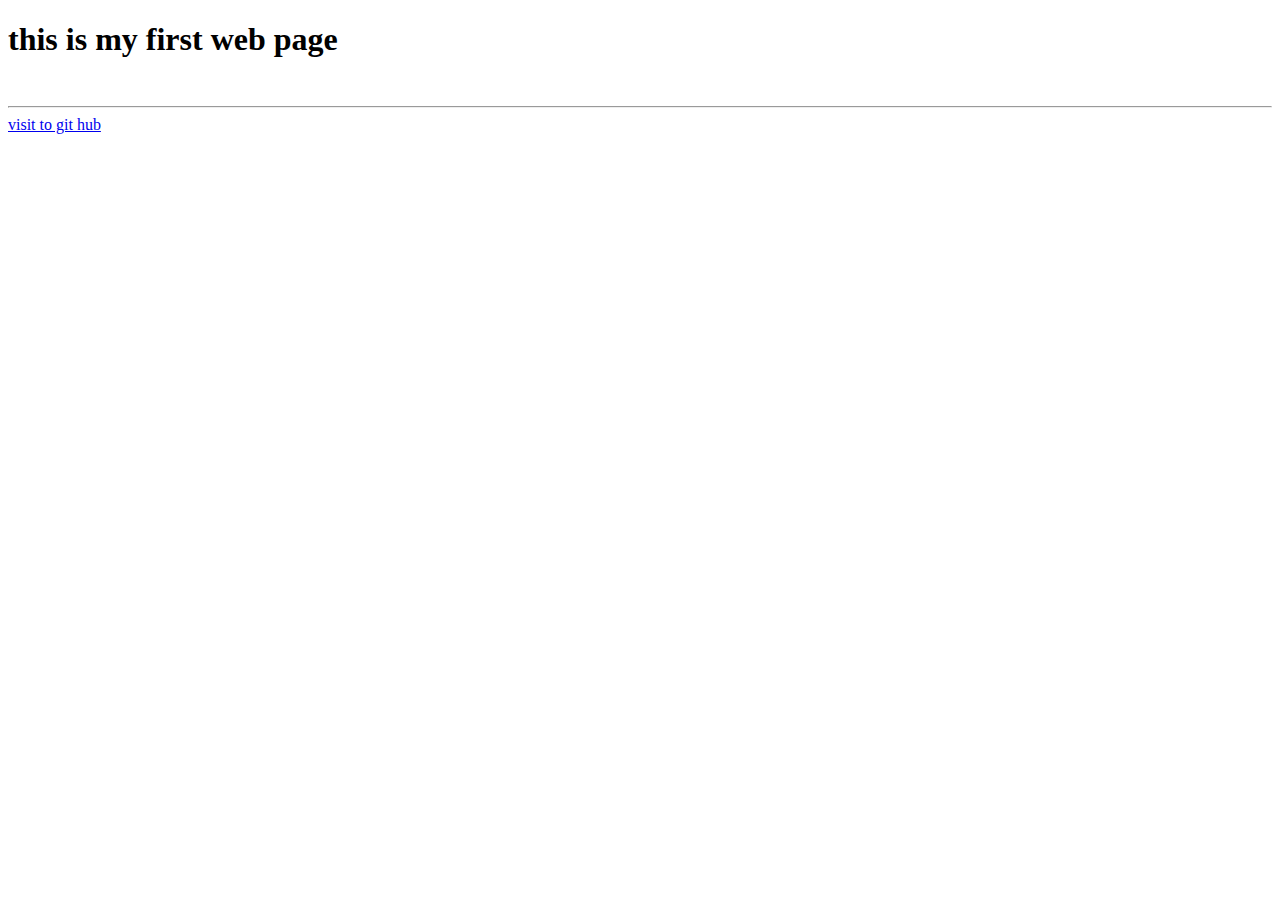
<file: index.html>
<!DOCTYPE html>
<html lang="en">
<head>
    <meta charset="UTF-8">
    <meta name="viewport" content="width=device-width, initial-scale=1.0">
    <title>Document</title>
</head>
<body>
    <h1>
        this is my first web page
    </h1>
    <br>
    <hr>
    <a href="https://github.com" target="_blank"> visit to git hub </a>
    
</body>
</html>
</file>
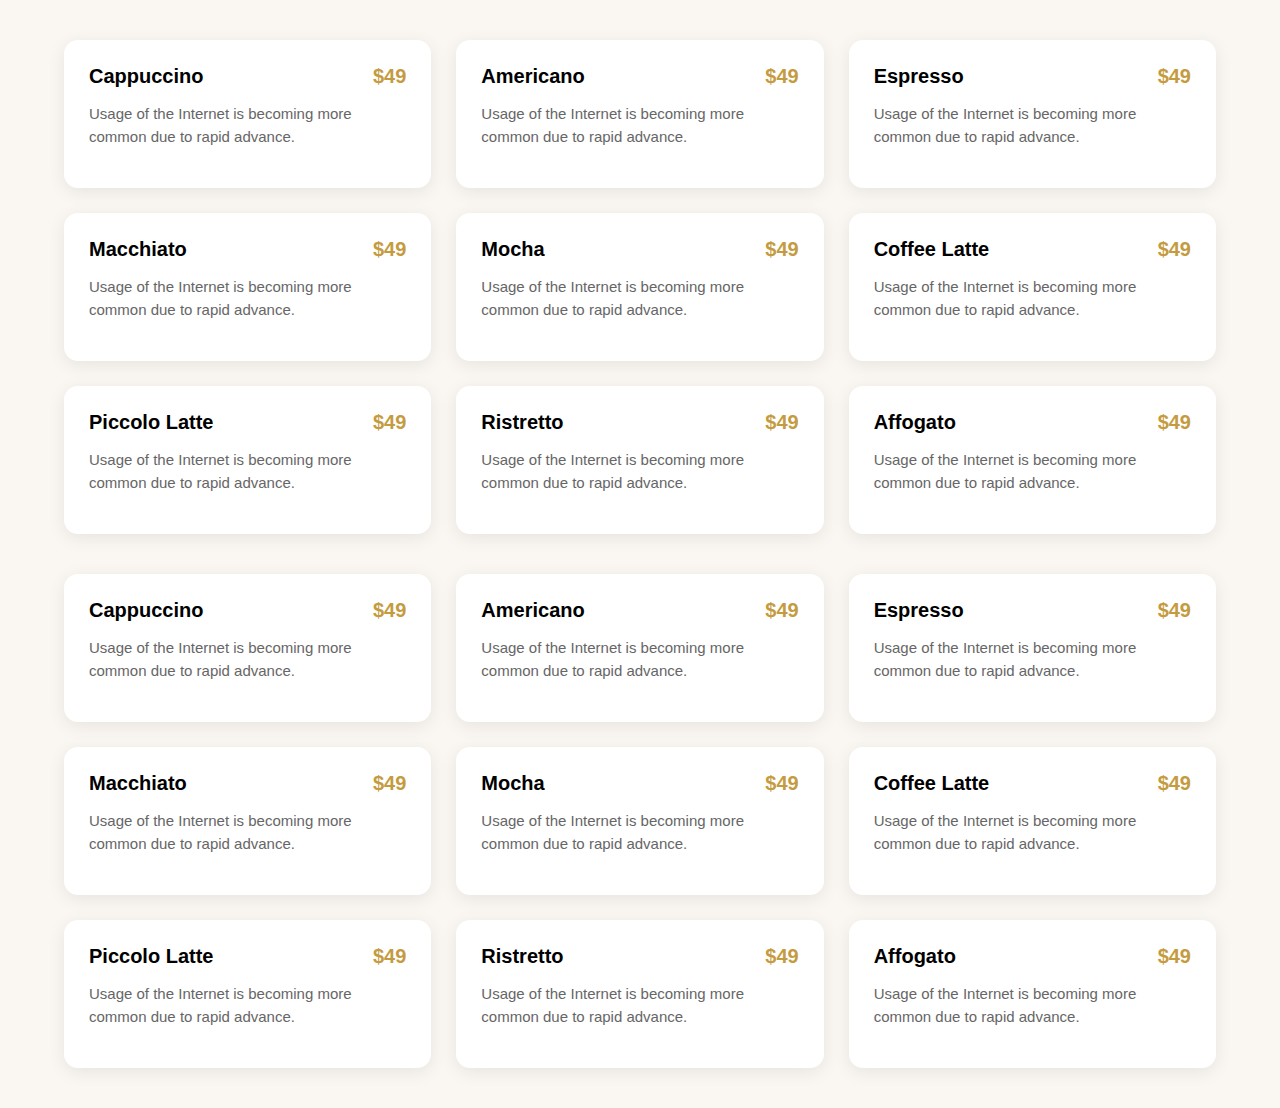
<file: assingment1.html>
<!DOCTYPE html><html lang="en">
<head>
    <meta charset="UTF-8" />
    <meta name="viewport" content="width=device-width, initial-scale=1.0" />
    <title>Coffee Menu</title>
    <style>
        body {
            margin: 0;
            font-family: Arial, sans-serif;
            background: #faf7f2;
        }
        .container {
            width: 90%;
            max-width: 1200px;
            margin: 40px auto;
            display: grid;
            grid-template-columns: repeat(auto-fill, minmax(350px, 1fr));
            gap: 25px;
        }
        .card {
            background: #fff;
            padding: 25px;
            border-radius: 14px;
            box-shadow: 0 4px 18px rgba(0,0,0,0.08);
        }
        .card-header {
            display: flex;
            justify-content: space-between;
            align-items: center;
            margin-bottom: 12px;
            font-weight: bold;
            font-size: 20px;
        }
        .price {
            color: #c49b3f;
            font-weight: bold;
        }
        .desc {
            color: #666;
            font-size: 15px;
            line-height: 1.5;
        }
    </style>
</head>
<body><div class="container">

    <div class="card">
        <div class="card-header">
            <span>Cappuccino</span>
            <span class="price">$49</span>
        </div>
        <p class="desc">Usage of the Internet is becoming more common due to rapid advance.</p>
    </div>

    <div class="card">
        <div class="card-header">
            <span>Americano</span>
            <span class="price">$49</span>
        </div>
        <p class="desc">Usage of the Internet is becoming more common due to rapid advance.</p>
    </div>

    <div class="card">
        <div class="card-header">
            <span>Espresso</span>
            <span class="price">$49</span>
        </div>
        <p class="desc">Usage of the Internet is becoming more common due to rapid advance.</p>
    </div>

    <div class="card">
        <div class="card-header">
            <span>Macchiato</span>
            <span class="price">$49</span>
        </div>
        <p class="desc">Usage of the Internet is becoming more common due to rapid advance.</p>
    </div>

    <div class="card">
        <div class="card-header">
            <span>Mocha</span>
            <span class="price">$49</span>
        </div>
        <p class="desc">Usage of the Internet is becoming more common due to rapid advance.</p>
    </div>

    <div class="card">
        <div class="card-header">
            <span>Coffee Latte</span>
            <span class="price">$49</span>
        </div>
        <p class="desc">Usage of the Internet is becoming more common due to rapid advance.</p>
    </div>

    <div class="card">
        <div class="card-header">
            <span>Piccolo Latte</span>
            <span class="price">$49</span>
        </div>
        <p class="desc">Usage of the Internet is becoming more common due to rapid advance.</p>
    </div>

    <div class="card">
        <div class="card-header">
            <span>Ristretto</span>
            <span class="price">$49</span>
        </div>
        <p class="desc">Usage of the Internet is becoming more common due to rapid advance.</p>
    </div>

    <div class="card">
        <div class="card-header">
            <span>Affogato</span>
            <span class="price">$49</span>
        </div>
        <p class="desc">Usage of the Internet is becoming more common due to rapid advance.</p>
    </div>

</div>

</body>
</html><!DOCTYPE html><html lang="en">
<head>
    <meta charset="UTF-8" />
    <meta name="viewport" content="width=device-width, initial-scale=1.0" />
    <title>Coffee Menu</title>
    <style>
        body {
            margin: 0;
            font-family: Arial, sans-serif;
            background: #faf7f2;
        }
        .container {
            width: 90%;
            max-width: 1200px;
            margin: 40px auto;
            display: grid;
            grid-template-columns: repeat(auto-fill, minmax(350px, 1fr));
            gap: 25px;
        }
        .card {
            background: #fff;
            padding: 25px;
            border-radius: 14px;
            box-shadow: 0 4px 18px rgba(0,0,0,0.08);
        }
        .card-header {
            display: flex;
            justify-content: space-between;
            align-items: center;
            margin-bottom: 12px;
            font-weight: bold;
            font-size: 20px;
        }
        .price {
            color: #c49b3f;
            font-weight: bold;
        }
        .desc {
            color: #666;
            font-size: 15px;
            line-height: 1.5;
        }
    </style>
</head>
<body><div class="container">

    <div class="card">
        <div class="card-header">
            <span>Cappuccino</span>
            <span class="price">$49</span>
        </div>
        <p class="desc">Usage of the Internet is becoming more common due to rapid advance.</p>
    </div>

    <div class="card">
        <div class="card-header">
            <span>Americano</span>
            <span class="price">$49</span>
        </div>
        <p class="desc">Usage of the Internet is becoming more common due to rapid advance.</p>
    </div>

    <div class="card">
        <div class="card-header">
            <span>Espresso</span>
            <span class="price">$49</span>
        </div>
        <p class="desc">Usage of the Internet is becoming more common due to rapid advance.</p>
    </div>

    <div class="card">
        <div class="card-header">
            <span>Macchiato</span>
            <span class="price">$49</span>
        </div>
        <p class="desc">Usage of the Internet is becoming more common due to rapid advance.</p>
    </div>

    <div class="card">
        <div class="card-header">
            <span>Mocha</span>
            <span class="price">$49</span>
        </div>
        <p class="desc">Usage of the Internet is becoming more common due to rapid advance.</p>
    </div>

    <div class="card">
        <div class="card-header">
            <span>Coffee Latte</span>
            <span class="price">$49</span>
        </div>
        <p class="desc">Usage of the Internet is becoming more common due to rapid advance.</p>
    </div>

    <div class="card">
        <div class="card-header">
            <span>Piccolo Latte</span>
            <span class="price">$49</span>
        </div>
        <p class="desc">Usage of the Internet is becoming more common due to rapid advance.</p>
    </div>

    <div class="card">
        <div class="card-header">
            <span>Ristretto</span>
            <span class="price">$49</span>
        </div>
        <p class="desc">Usage of the Internet is becoming more common due to rapid advance.</p>
    </div>

    <div class="card">
        <div class="card-header">
            <span>Affogato</span>
            <span class="price">$49</span>
        </div>
        <p class="desc">Usage of the Internet is becoming more common due to rapid advance.</p>
    </div>

</div>

</body>
</html>
</file>
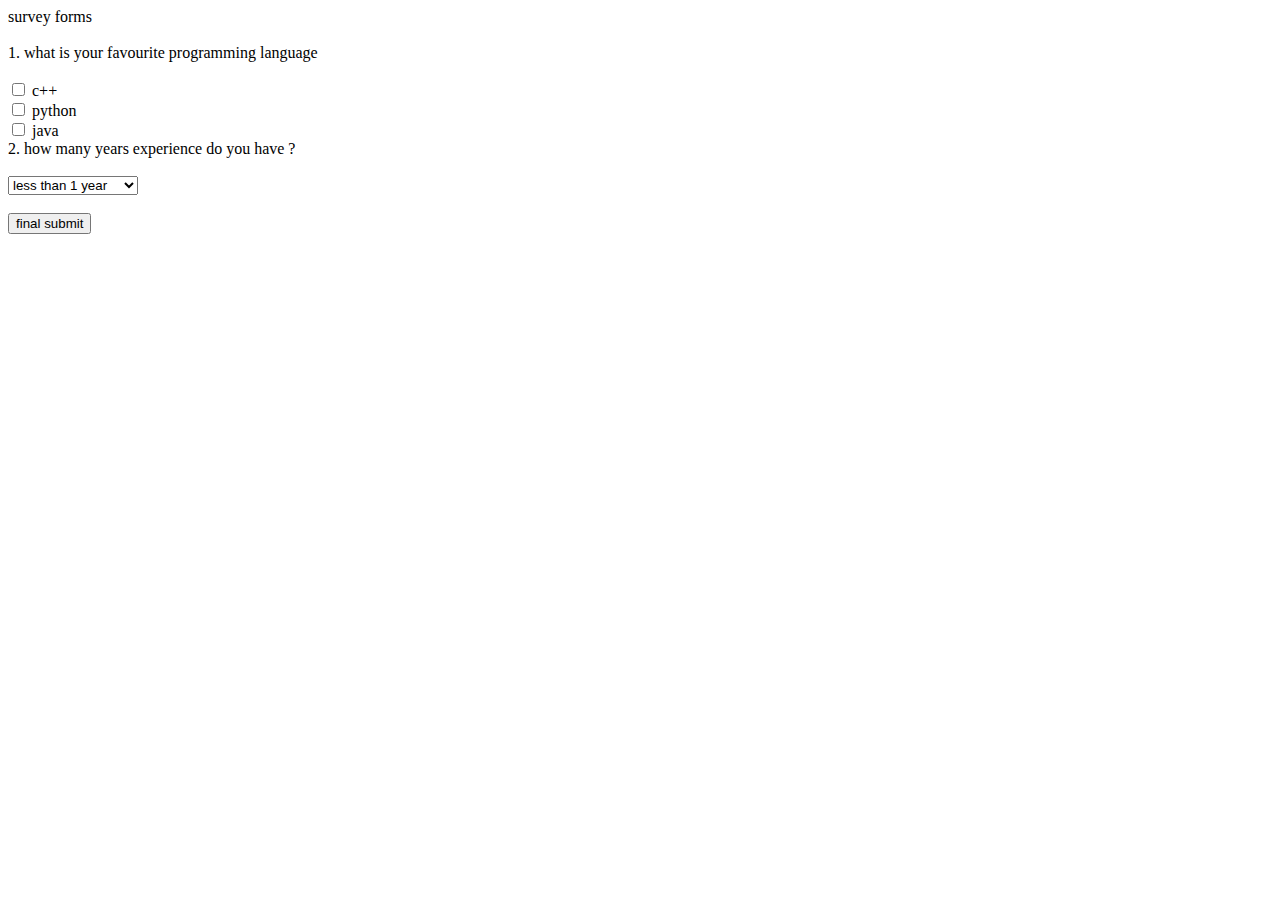
<file: checkboxanddropdown.html>
<!DOCTYPE html>
<html lang="en">
<head>
    <meta charset="UTF-8">
    <meta name="viewport" content="width=device-width, initial-scale=1.0">
    <title>#survey form</title>
</head>
<h>survey forms</h><br><br>

<body>
    <label for="">1. what is your favourite programming language</label><br><br>
    <input type="checkbox">
    <label for="">c++</label><br>
    <input type="checkbox">
    <label for="">python</label><br>
    <input type="checkbox">
    <label for="">java</label><br>
    <label for="">2. how many years experience do you have ?</label><br><br>
    <select>
        <option value="">less than 1 year</option>
        <option value="">1-3 years</option>
        <option value="">3-5 years</option>
        <option value="">more than 5 years</option>
    </select><br><br>
    <button type="submit">final submit</button>
</body>
</html>
</file>
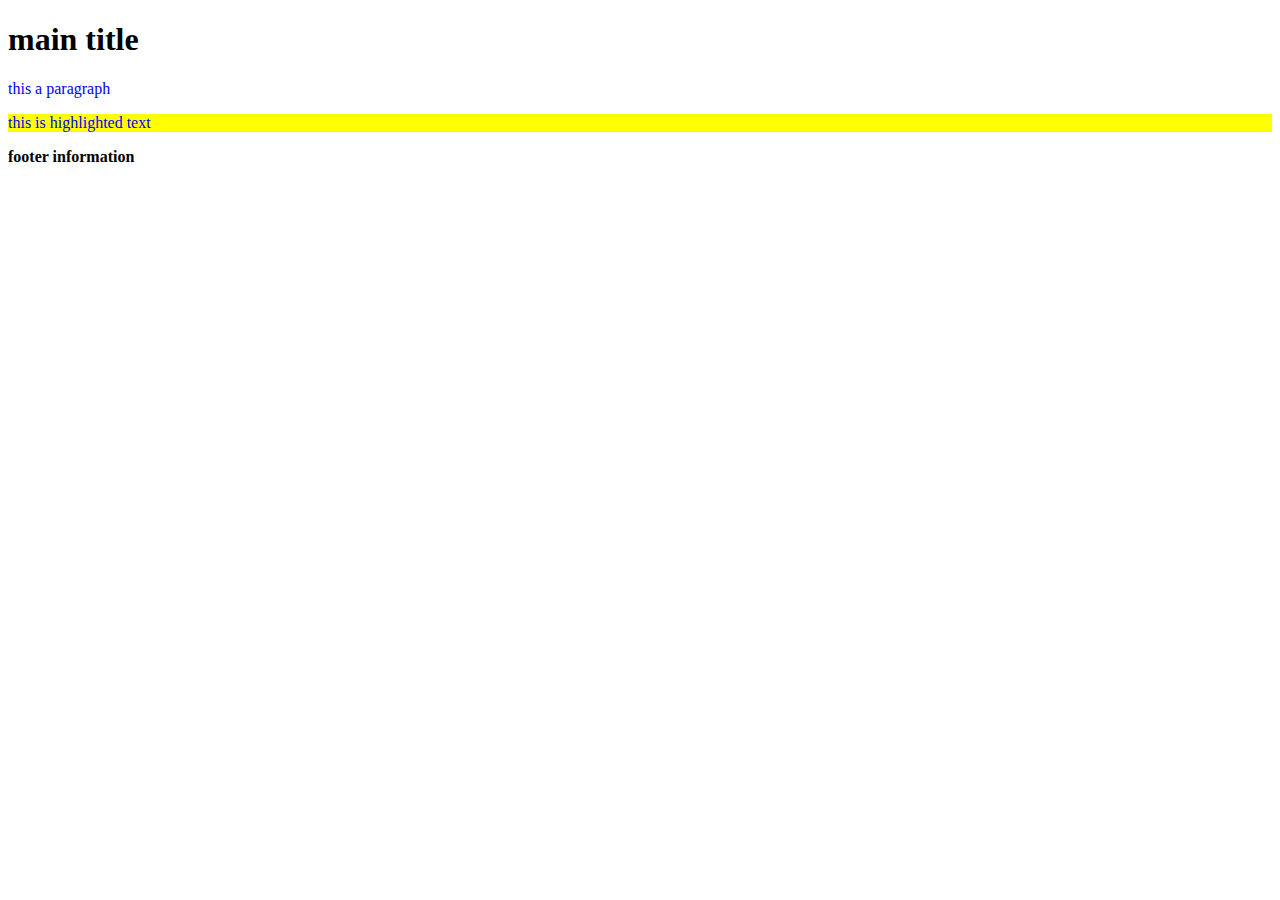
<file: div.html>
<!DOCTYPE html>
<html lang="en">
<head>
    <meta charset="UTF-8">
    <meta name="viewport" content="width=device-width, initial-scale=1.0">
    <title>Document</title>
    <style>
        p{
            color: blue;
        }
        .highlight{
            background-color: yellow;
        }
        #footer{
            font-weight: bold;
        }
        S{
            color: blueviolet;
            

        }
    </style>

</head>
<body>
    <h1>main title</h1>
    <p>this a paragraph</p>
    <p class="highlight">this is highlighted text</p>
    <div id="footer">footer information</div>
</body>
</html>
</file>
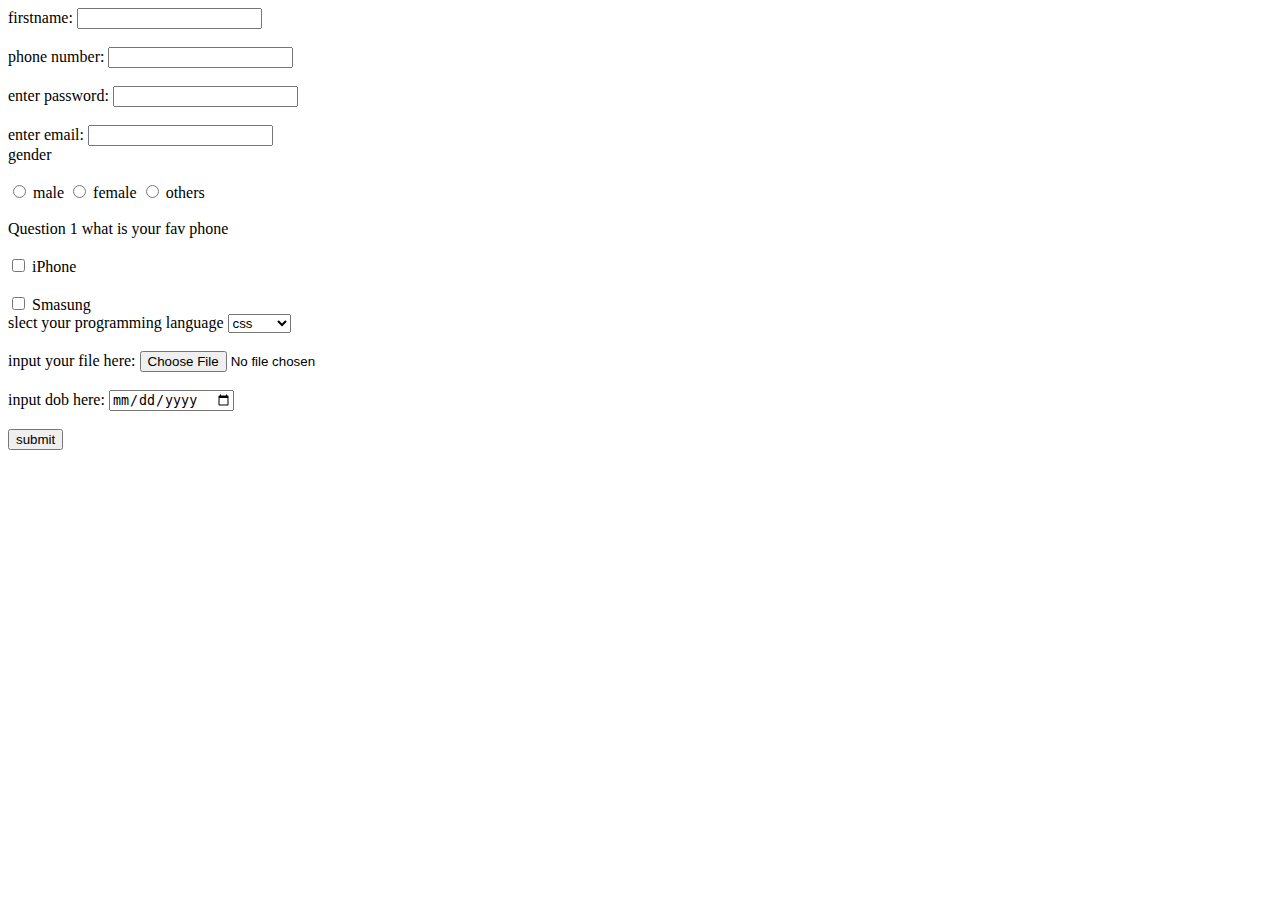
<file: forms.html>
<!DOCTYPE html>
<html lang="en">
<head>
    <meta charset="UTF-8">
    <meta name="viewport" content="width=, initial-scale=1.0">
    <title>Document</title>
</head>
<body>
    <form action="">
       <label for="">firstname:</label>
        <input type="text"><br><br>
       <label for="">phone number:</label>
        <input type="number" required><br><br>
       <label>enter password:</label>
        <input type="password"><br><br>
        <label for="">enter email:</label>
        <input type="email"><br>
        <label for="">gender</label><br><br>
        <input type="radio" name="gender">
        <lable for="">male</lable>
        <input type="radio" name="gender">
        <label type="radio">female</label>
        <input type="radio" name="gender">
       
        <label for="radio">others</label>
       <br><br>

       <label for="">Question 1 what is your fav phone</label>
       <br><br>
        <input type="checkbox">
       <label for="">iPhone</label>
      <br> <br>
         <input type="checkbox">
        <label for="">Smasung</label>
       <br>
        <!-- dropdownlist -->
        <label for="">slect your programming language</label>
        <select >
            <option value="">css</option>
            <option value="">java</option>
            <option value="">python</option>
         </select><br><br>
         <label for="">input your file here:</label>
         <input type="file"><br><br>
       <label type="">input dob here:</label>
         <input type="date"><br><br>
         


        <button type="submit">submit</button>
    </form>
</body>
</html>
</file>
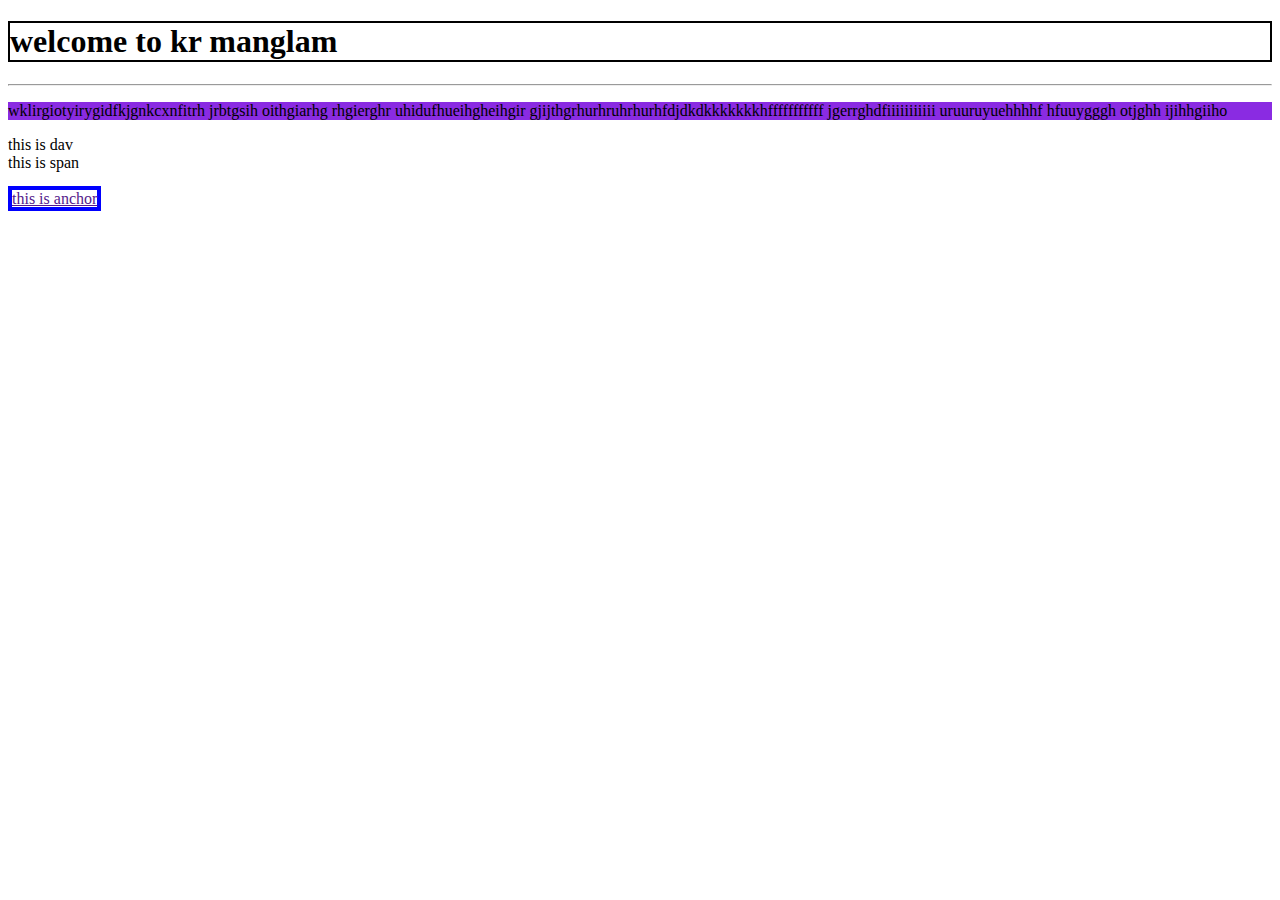
<file: introductiontocss.html>
<!DOCTYPE html>
<html lang="en">
<head>
    <meta charset="UTF-8">
    <meta name="viewport" content="width=device-width, initial-scale=1.0">
    <title>Document</title>
    <!-- <link rel="stylesheet" href="style.css"> -->
  <style>
     h1{
        border: 2px solid black;
     }
     a{
        border: 4px solid blue;
     }
     p{
        background-color: blueviolet;
     }
  </style>
</head>
<body>
    <h1 > welcome to kr manglam</h1>
    <hr>
    <p  > wklirgiotyirygidfkjgnkcxnfitrh jrbtgsih oithgiarhg rhgierghr uhidufhueihgheihgir
        gjijthgrhurhruhrhurhfdjdkdkkkkkkkhfffffffffff
        jgerrghdfiiiiiiiiiii uruuruyuehhhhf hfuuygggh otjghh ijihhgiiho 
        <div>this is dav</div>
        <span>this is span</span><br><br>
        <a href="">this is anchor</a>
    </p>
</body>
</html>
</file>
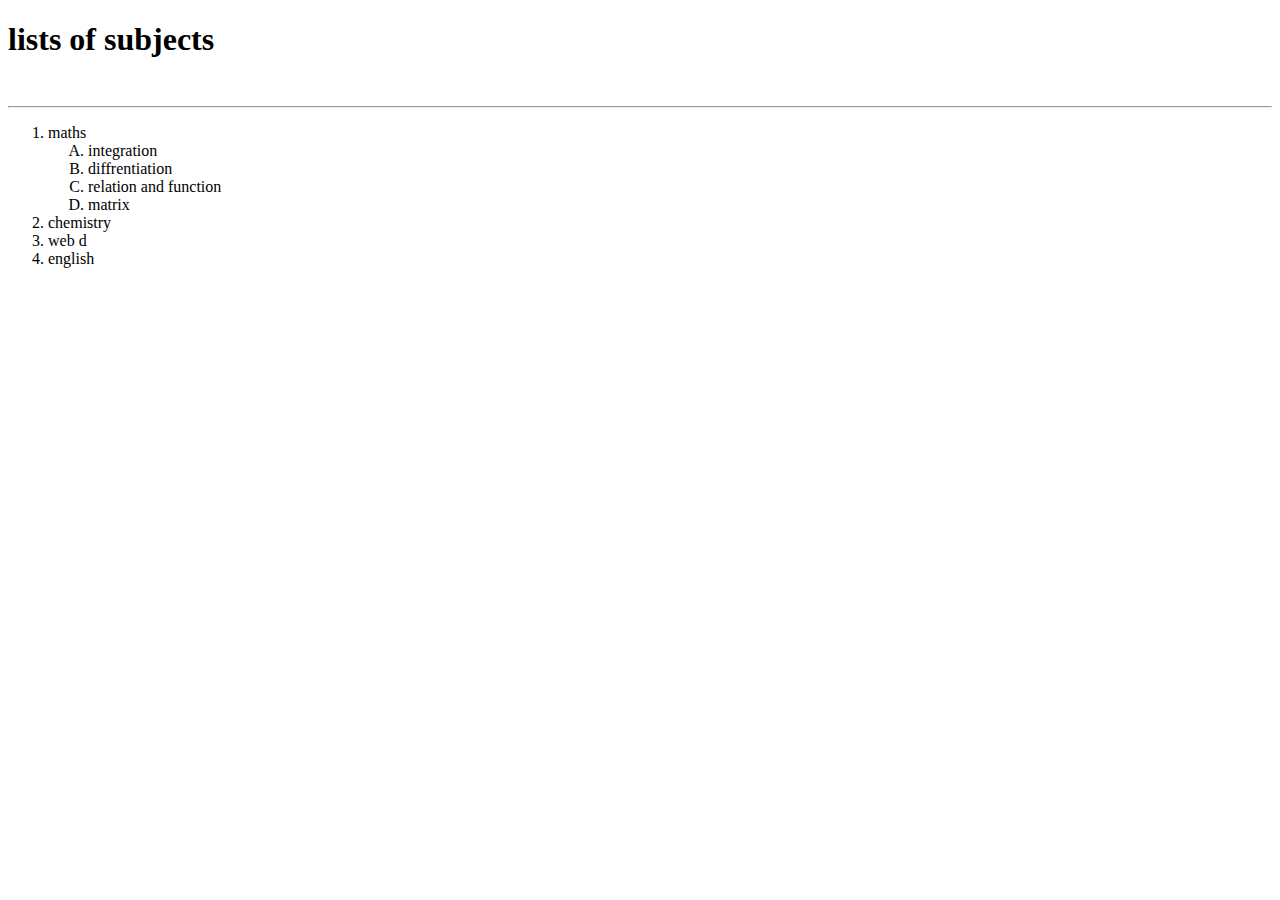
<file: lists.html>
<!DOCTYPE html>
<html lang="en">
<head>
    <meta charset="UTF-8">
    <meta name="viewport" content="width=device-width, initial-scale=1.0">
    <title>Document</title>
</head>
<body>
    <h1>lists of subjects</h1>
    <br>
    <hr>
    <ol>
        <li> maths
            <ol type="A">
                <li> integration </li>
                <li>diffrentiation</li>
                <li>relation and function</li>
                <li>matrix</li>
            </ol>
        </li>
        <li>chemistry</li>
        <li>web d</li>
        <li>english</li>
    </ol>
</body>
</html>
</file>
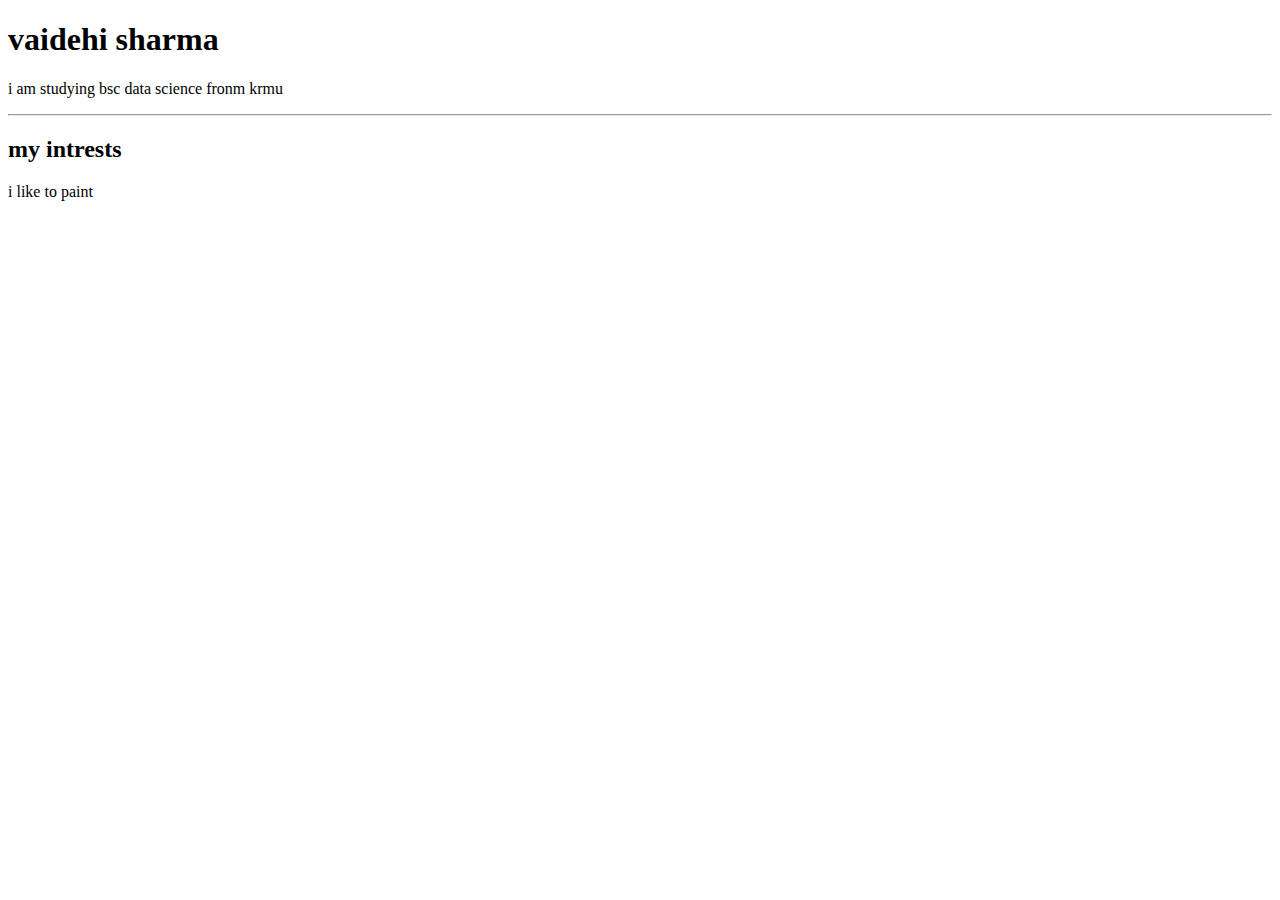
<file: question.html>
<!DOCTYPE html>
<html lang="en">
<head>
    <meta charset="UTF-8">
    <meta name="viewport" content="width=device-width, initial-scale=1.0">
    <title>Document</title>
</head>
<body>
    <h1>vaidehi sharma</h1>
    <p> i am studying bsc data science fronm krmu </p>
    <hr>
    <h2>my intrests</h2>
    <p> i like to paint </p>
</body>
</html>
</file>
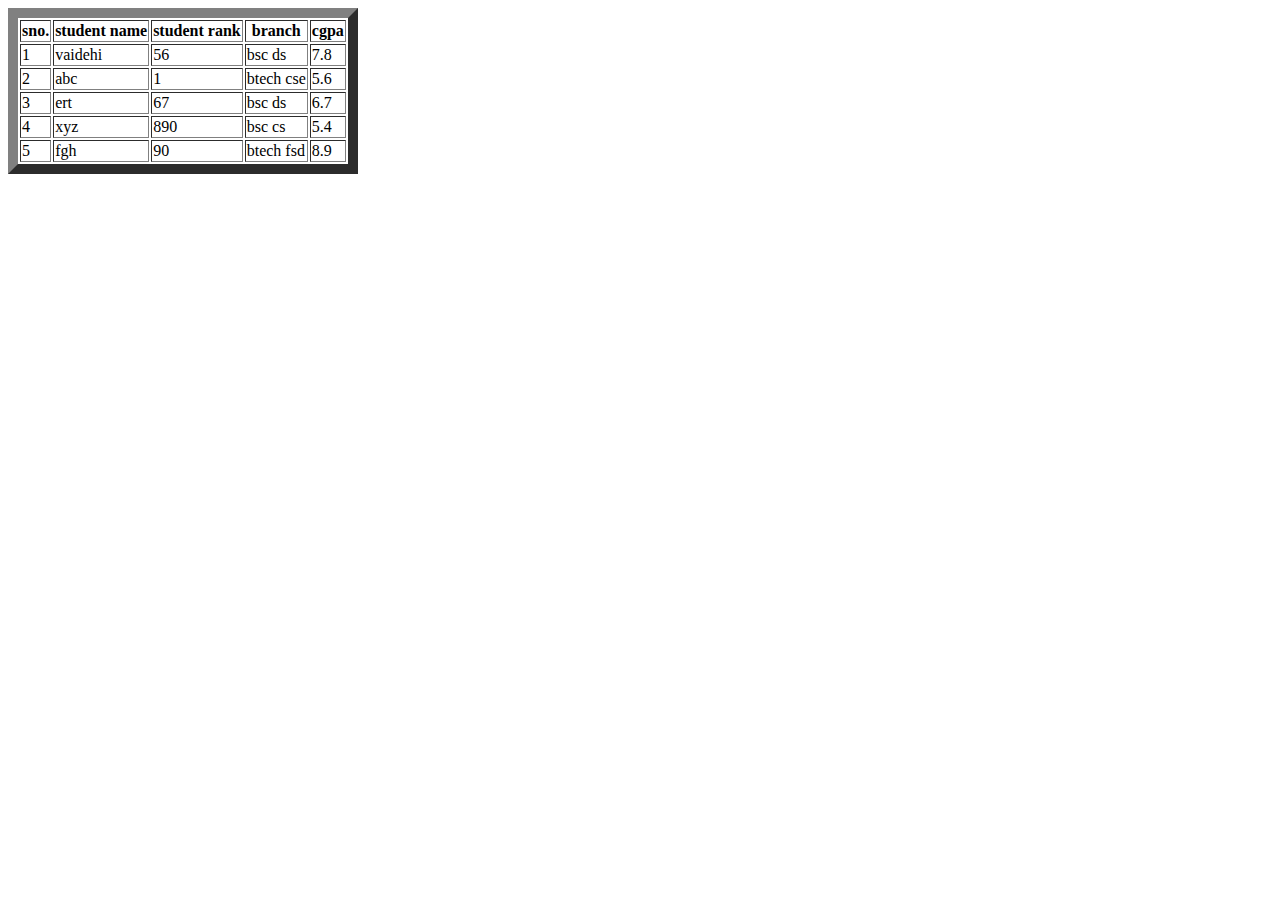
<file: tables.html>
<!DOCTYPE html>
<html lang="en">
<head>
    <meta charset="UTF-8">
    <meta name="viewport" content="width=device-width, initial-scale=1.0">
    <title>Document</title>
</head>
<body>
    <table border="10" >
        <thead>
            <tr>
                <th>sno.</th>
                <th> student name </th>
                <th> student rank </th>
                <th> branch </th>
                <th> cgpa </th>
            </tr>
        </thead>
        
        <tbody>
            <tr> 
                <td>1</td>
                <td>vaidehi</td>
                <td>56</td>
                <td>bsc ds</td>
                <td>7.8</td>
            </tr>
            <tr>
                <td>2</td>
                <td>abc</td>
                <td>1 </td>
                <td> btech cse </td>
                <td>5.6</td>
            </tr>
            <tr>
                <td>3</td>
                <td>ert</td>
                <td>67</td>
                <td>bsc ds </td>
                <td>6.7</td>
                
            </tr>
            <tr>
                <td>4</td>
                <td>xyz </td>
                <td>890</td>
                <td>bsc cs</td>
                <td>5.4</td>
             </tr>
             <tr>
                <td>5</td>
                <td>fgh</td>
                <td>90</td>
                <td>btech fsd</td>
                <td>8.9</td>
             </tr>
        </tbody>

    
    
</body>
</html>
</file>
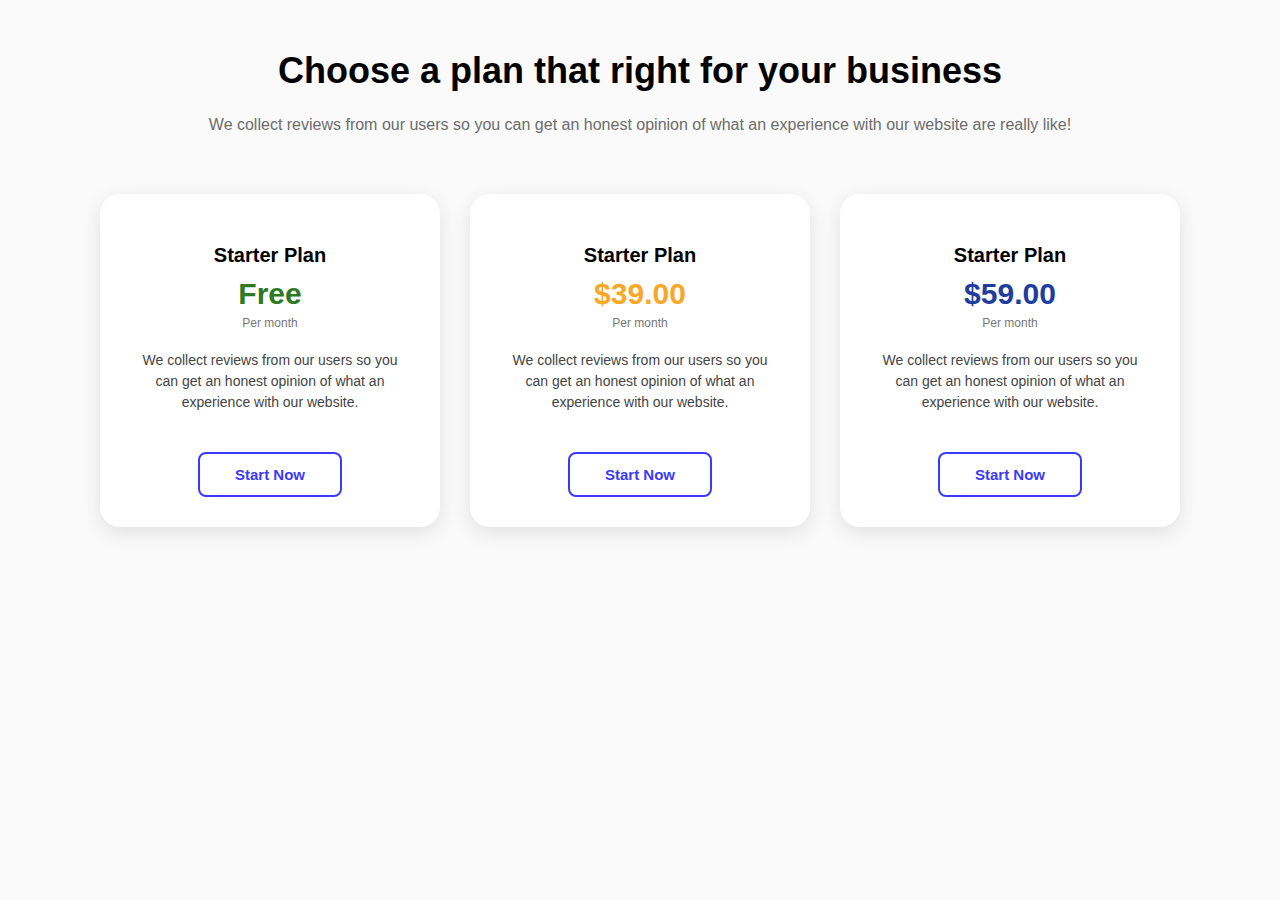
<file: webdevassign.html>
<!DOCTYPE html>
<html lang="en">
<head>
<meta charset="UTF-8">
<title>Pricing Plans</title>
<style>
    body {
        font-family: Arial, sans-serif;
        margin: 0;
        padding: 0;
        text-align: center;
        background: #fafafa;
    }

    h1 {
        font-size: 36px;
        margin-top: 50px;
        font-weight: 700;
    }

    .subtitle {
        margin-bottom: 40px;
        color: #6c6c6c;
        font-size: 16px;
    }

    .container {
        display: flex;
        justify-content: center;
        gap: 30px;
        padding: 20px;
    }

    .card {
        background: #fff;
        width: 280px;
        padding: 30px;
        border-radius: 20px;
        box-shadow: 0 6px 20px rgba(0,0,0,0.1);
    }

    .card h3 {
        font-size: 20px;
        margin-bottom: 10px;
        font-weight: 600;
    }

    .price {
        font-size: 30px;
        font-weight: 700;
        margin-bottom: 5px;
    }

    .price.green { color: #2d7a23; }
    .price.orange { color: #f9a825; }
    .price.blue { color: #1e3d9f; }

    .per-month {
        font-size: 12px;
        color: #777;
        margin-bottom: 20px;
    }

    .card p {
        font-size: 14px;
        color: #444;
        line-height: 1.5;
    }

    .btn {
        margin-top: 25px;
        display: inline-block;
        padding: 12px 35px;
        border-radius: 8px;
        border: 2px solid #3a3af8;
        color: #3a3af8;
        text-decoration: none;
        font-weight: 600;
        font-size: 15px;
    }

    .btn:hover {
        background: #3a3af8;
        color: white;
    }
</style>
</head>

<body>

<h1>Choose a plan that right for your business</h1>
<p class="subtitle">We collect reviews from our users so you can get an honest opinion of what an experience with our website are really like!</p>

<div class="container">

    <!-- Card 1 -->
    <div class="card">
        <h3>Starter Plan</h3>
        <div class="price green">Free</div>
        <div class="per-month">Per month</div>
        <p>We collect reviews from our users so you can get an honest opinion of what an experience with our website.</p>
        <a href="#" class="btn">Start Now</a>
    </div>

    <!-- Card 2 -->
    <div class="card">
        <h3>Starter Plan</h3>
        <div class="price orange">$39.00</div>
        <div class="per-month">Per month</div>
        <p>We collect reviews from our users so you can get an honest opinion of what an experience with our website.</p>
        <a href="#" class="btn">Start Now</a>
    </div>

    <!-- Card 3 -->
    <div class="card">
        <h3>Starter Plan</h3>
        <div class="price blue">$59.00</div>
        <div class="per-month">Per month</div>
        <p>We collect reviews from our users so you can get an honest opinion of what an experience with our website.</p>
        <a href="#" class="btn">Start Now</a>
    </div>

</div>

</body>
</html>
</file>
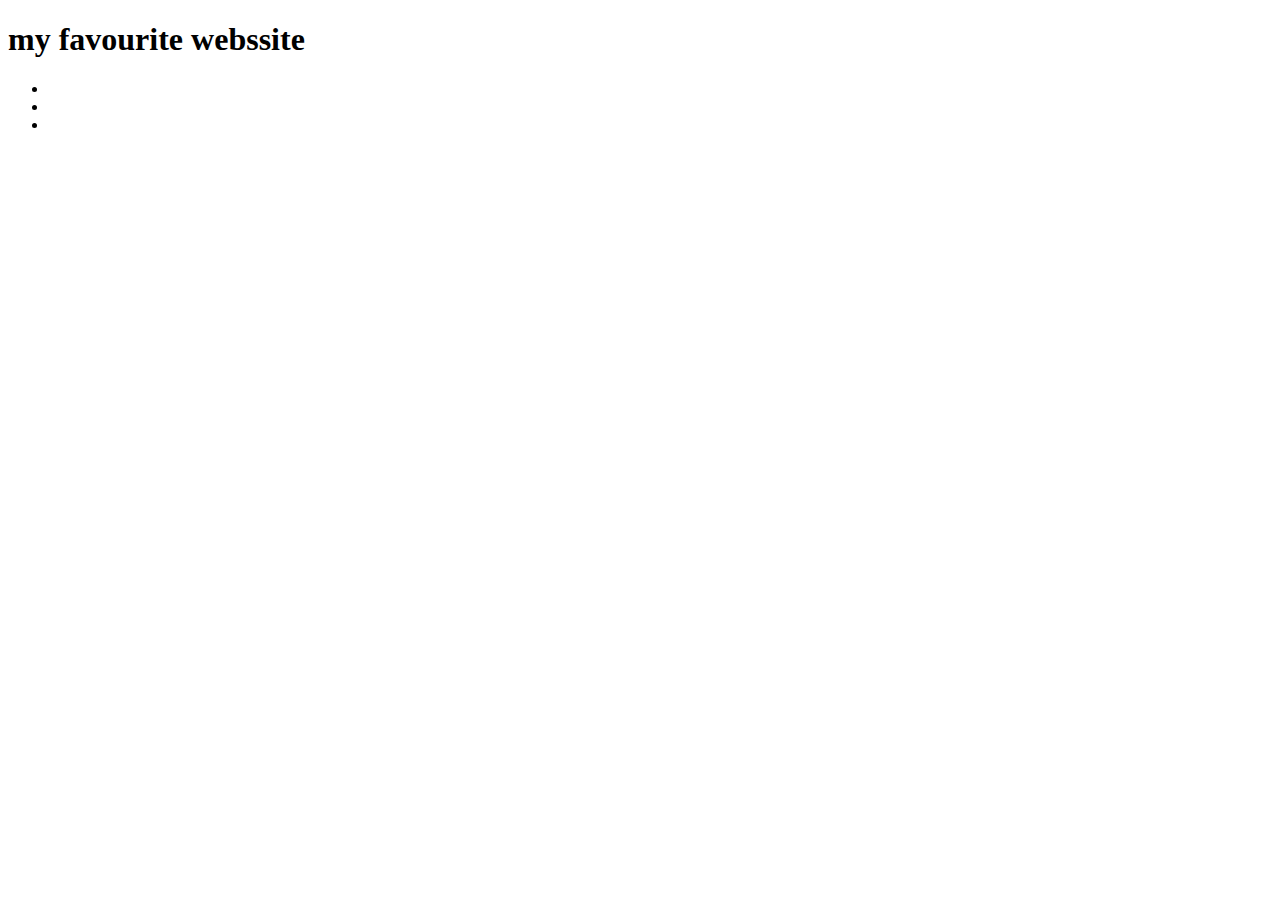
<file: websites.html>
<!DOCTYPE html>
<html lang="en">
<head>
    <meta charset="UTF-8">
    <meta name="viewport" content="width=device-width, initial-scale=1.0">
    <title>Document</title>
</head>
<body>
    <h1> my favourite webssite </h1>
    <ul>
        <li><a href="https://www.instagram.com/" target="_blank"></a></li>
        <li><a href="https://wwww.pintrest.com/" target="_blank"></a></li>
        <li><a href="https://www.facebook.com/" target="_blank"></a></li>
    </ul>
</body>
</html>
</file>
<file: style.css>
h1{
    color: blue;
    font-style:italic ;
    margin: 500px;
}
p{ color: crimson;
    font-style: oblique;
    margin-top: 20px;
    margin-left: auto;
    margin-right: auto;
    font-weight: 100;
    
    

}
</file>
